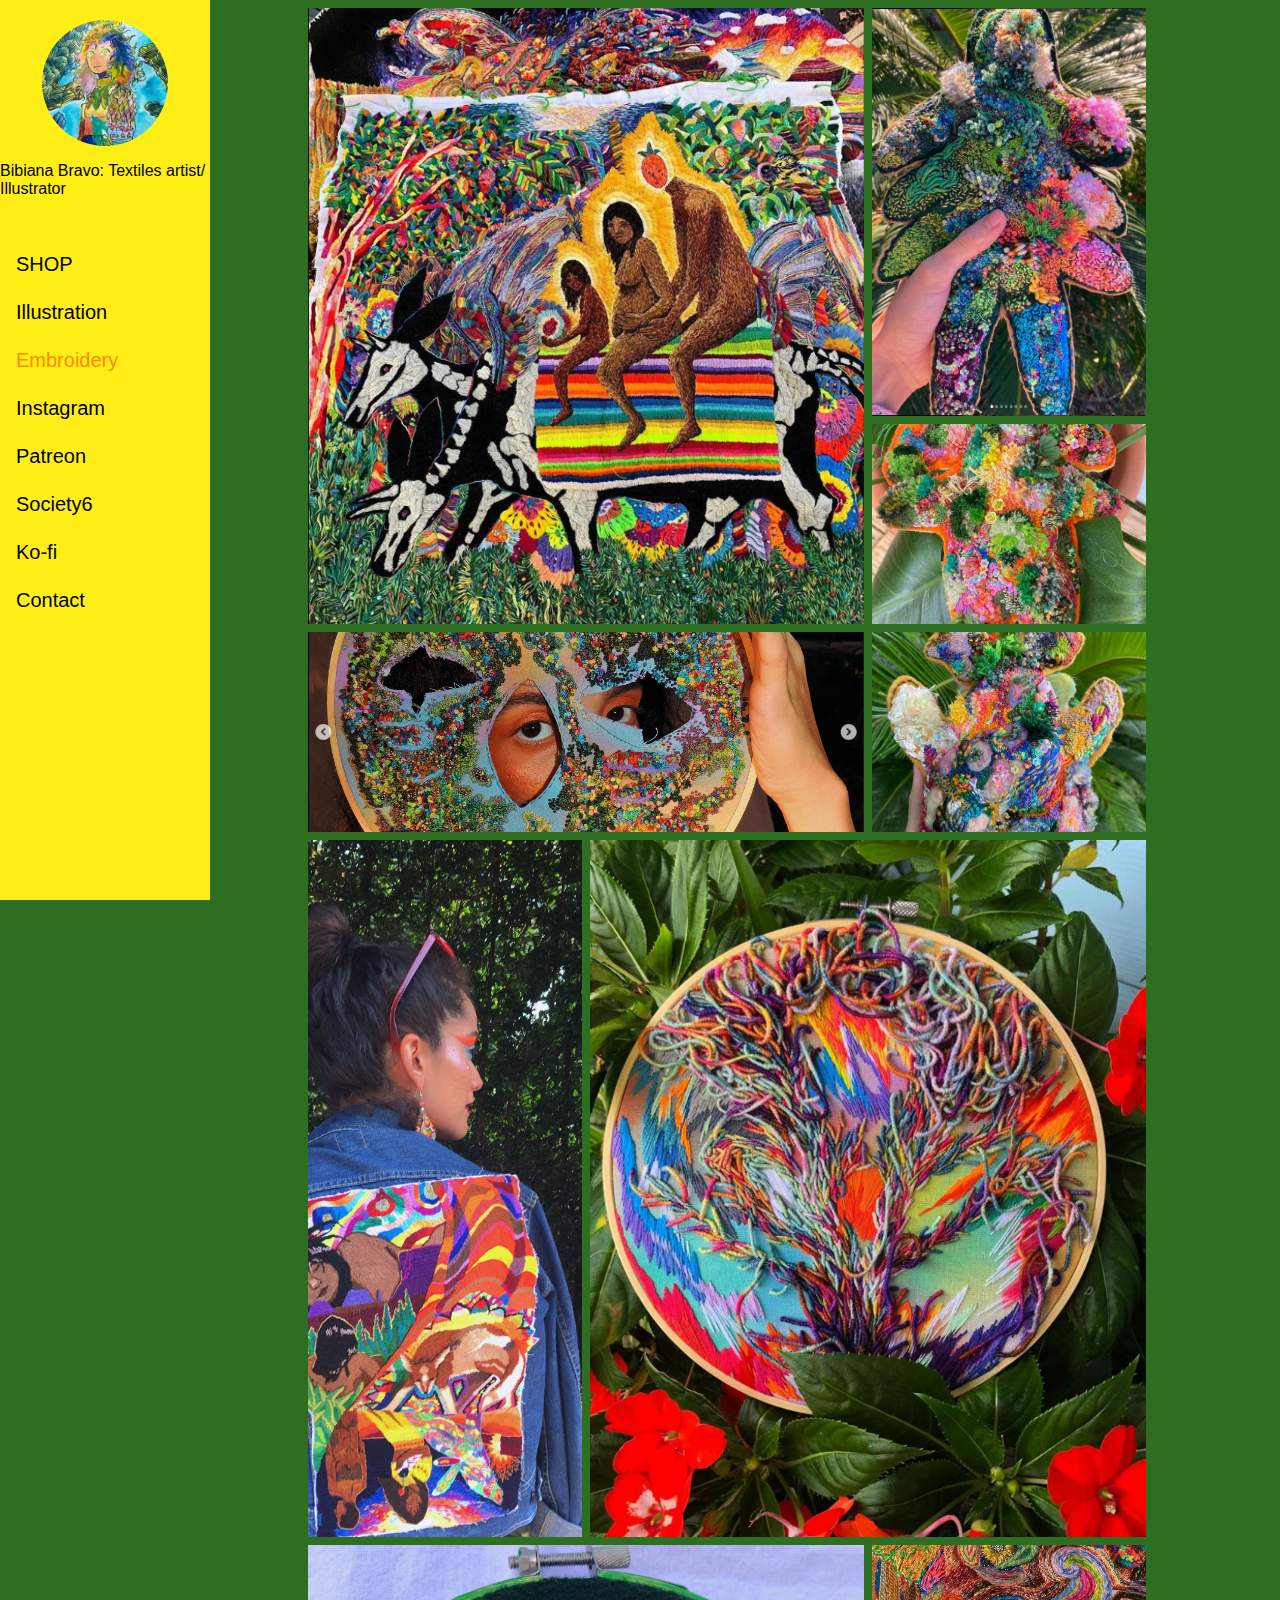
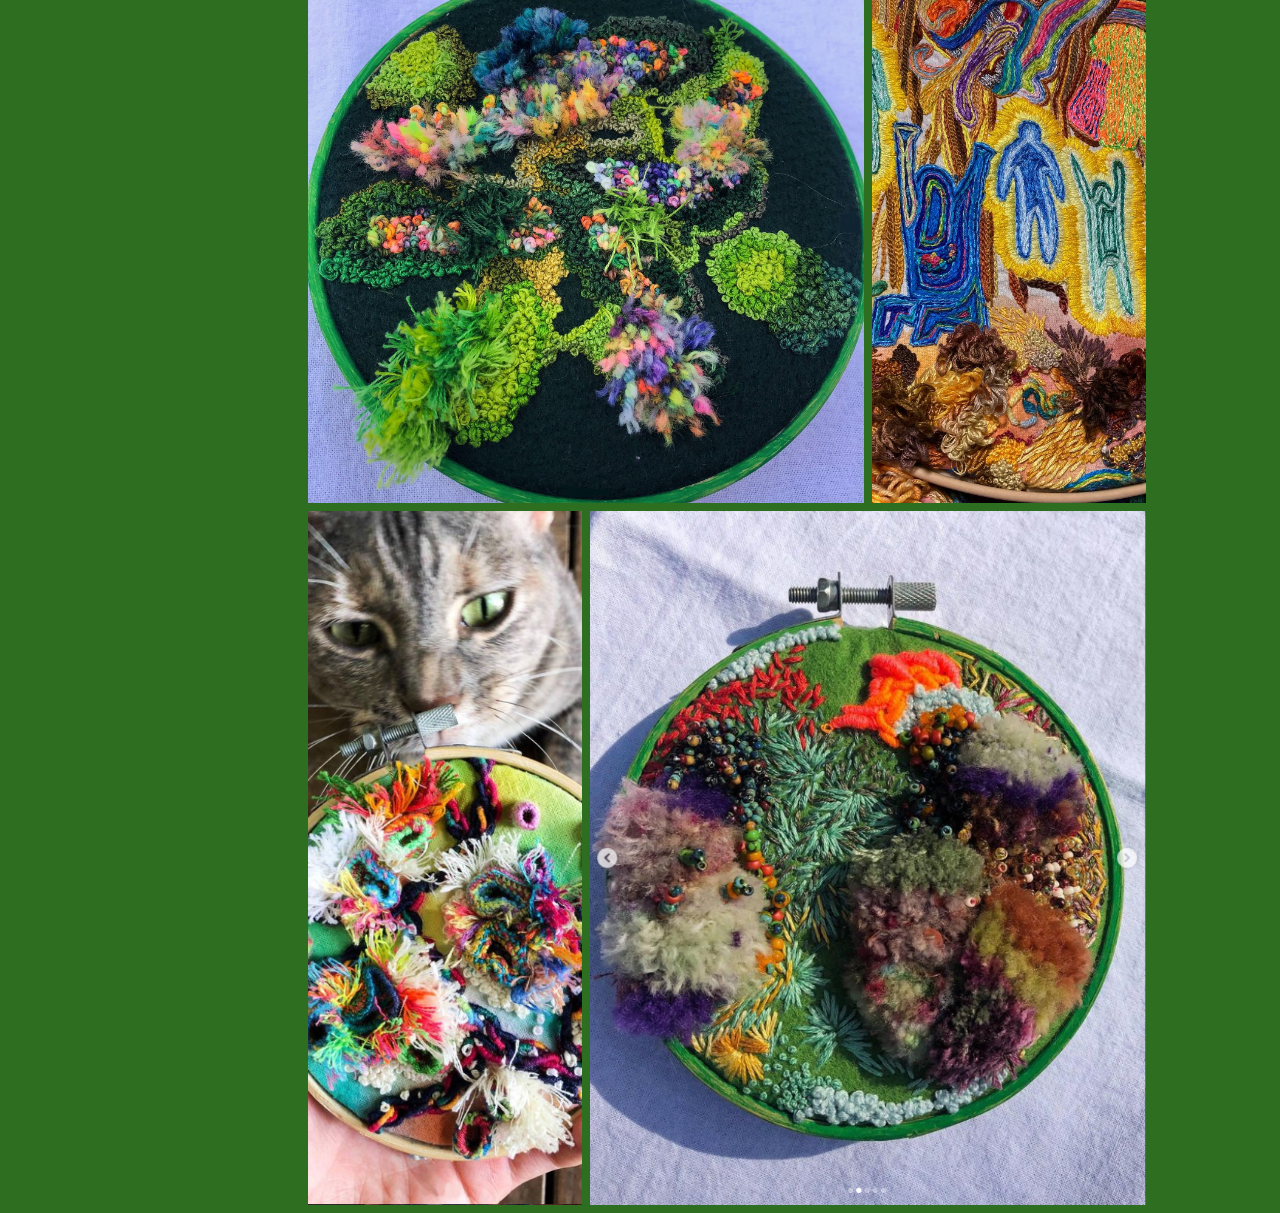
<file: embroider.html>
<!DOCTYPE html>
<html lang="en">
  <head>
    <meta charaset="UTF-8" />
    <meta name="viewport" content="width=device-width" />
    <!-- Change title later-->
    <title>Bibiana Bravo</title>
    <link rel="stylesheet" href="embroider.css" />
    <link rel="shortcut icon" type="image/png" href="images/favicon.ico">
  </head>
  <header>
    <nav class="container">
    <div class="sidenav">
      <img class="avatar" src="images/avatar.png"/>
      <p>Bibiana Bravo: Textiles artist/ Illustrator</p>
      <div class="nav-items">
      <a href="https://bibibravoembroidery.bigcartel.com/" class="shop">SHOP</a>
      <a href="index.html"  class="illustration">Illustration</a>
      <a href="embroider.html" class="active">Embroidery</a>
      <a href="https://www.instagram.com/hungryhungrycaterpillar/" class="instagram">Instagram</a>
      <a href="https://www.patreon.com/Bibibravo" class="patreon">Patreon</a>
      <a href="https://society6.com/bibibravoart" class="society6">Society6</a>
      <a href="https://ko-fi.com/bibibravo" class="kofi">Ko-fi</a>
      <a href="mailto: bibianabravoart@gmail.com" class="gmail">Contact</a>
    </div>
  </div>
  </nav>
  </header>
    <body onload="getPics()">
      <div class="wrapper">
          <div class="gallery">
              <div class="gallery__item--1">
                  <a href="#" class="gallery__link">
                      <img src="images/bibie1.PNG" loading="eager" class="gallery__image" />
                      <div class="gallery__overlay">
                        <span>1</span>
                      </div>
                  </a>
              </div>
              <div class="gallery__item--2">
                  <a href="#" class="gallery__link">
                      <img src="images/bibie2.PNG" loading="eager" class="gallery__image" />
                      <div class="gallery__overlay">
                        <span>2</span>
                      </div>
                  </a>
              </div>

              <div class="gallery__item--3">
                  <a href="#" class="gallery__link">
                      <img src="images/bibie3.PNG" loading="eager" class="gallery__image" />
                      <div class="gallery__overlay">
                        <span>3</span>
                      </div>
                  </a>
              </div>
              <div class="gallery__item--4">
                  <a href="#" class="gallery__link">
                      <img src="images/bibie4.PNG" loading="eager" class="gallery__image" />
                      <div class="gallery__overlay">
                        <span>4</span>
                      </div>
                  </a>
              </div>
               <div class="gallery__item--5">
                  <a href="#" class="gallery__link">
                    <img src="images/bibie5.PNG" loading="eager" class="gallery__image" />
                      <div class="gallery__overlay">
                        <span>5</span>
                      </div>
                  </a>
              </div>
             <div class="gallery__item--6">
                  <a href="#" class="gallery__link">
                      <img src="images/bibie6.PNG" loading="eager" class="gallery__image" />
                      <div class="gallery__overlay">
                        <span>6</span>
                      </div>
                    </a>
              </div>
              <div class="gallery__item--7">
                <a href="#" class="gallery__link">
                    <img src="images/bibie7.PNG" loading="eager" class="gallery__image" />
                    <div class="gallery__overlay">
                      <span>7</span>
                    </div>
                </a>
            </div>
            <div class="gallery__item--8">
              <a href="#" class="gallery__link">
                  <img src="images/bibie8.PNG" class="gallery__image" />
                  <div class="gallery__overlay">
                    <span>8</span>
                  </div>
              </a>
          </div>
          <div class="gallery__item--9">
            <a href="#" class="gallery__link">
                <img src="images/bibie9.PNG" class="gallery__image" />
                <div class="gallery__overlay">
                  <span>9</span>
                </div>
            </a>
        </div>
        <div class="gallery__item--10">
          <a href="#" class="gallery__link">
              <img src="images/bibie10.PNG" class="gallery__image" />
              <div class="gallery__overlay">
                <span>10</span>
              </div>
          </a>
      </div>
      <div class="gallery__item--11">
        <a href="#" class="gallery__link">
            <img src="images/bibie11.PNG" class="gallery__image" />
            <div class="gallery__overlay">
              <span>11</span>

            </div>
        </a>
    </div>
          </div>
          <div id="fullpage" onclick="this.style.display='none';"></div>
          </div>
      </div>
        <footer>
        </footer>
     </div>
   </section>
    </div>
  </div>
  </body>
</div>
<script src="bibiport.js"></script>
</html>
</div>
</file>
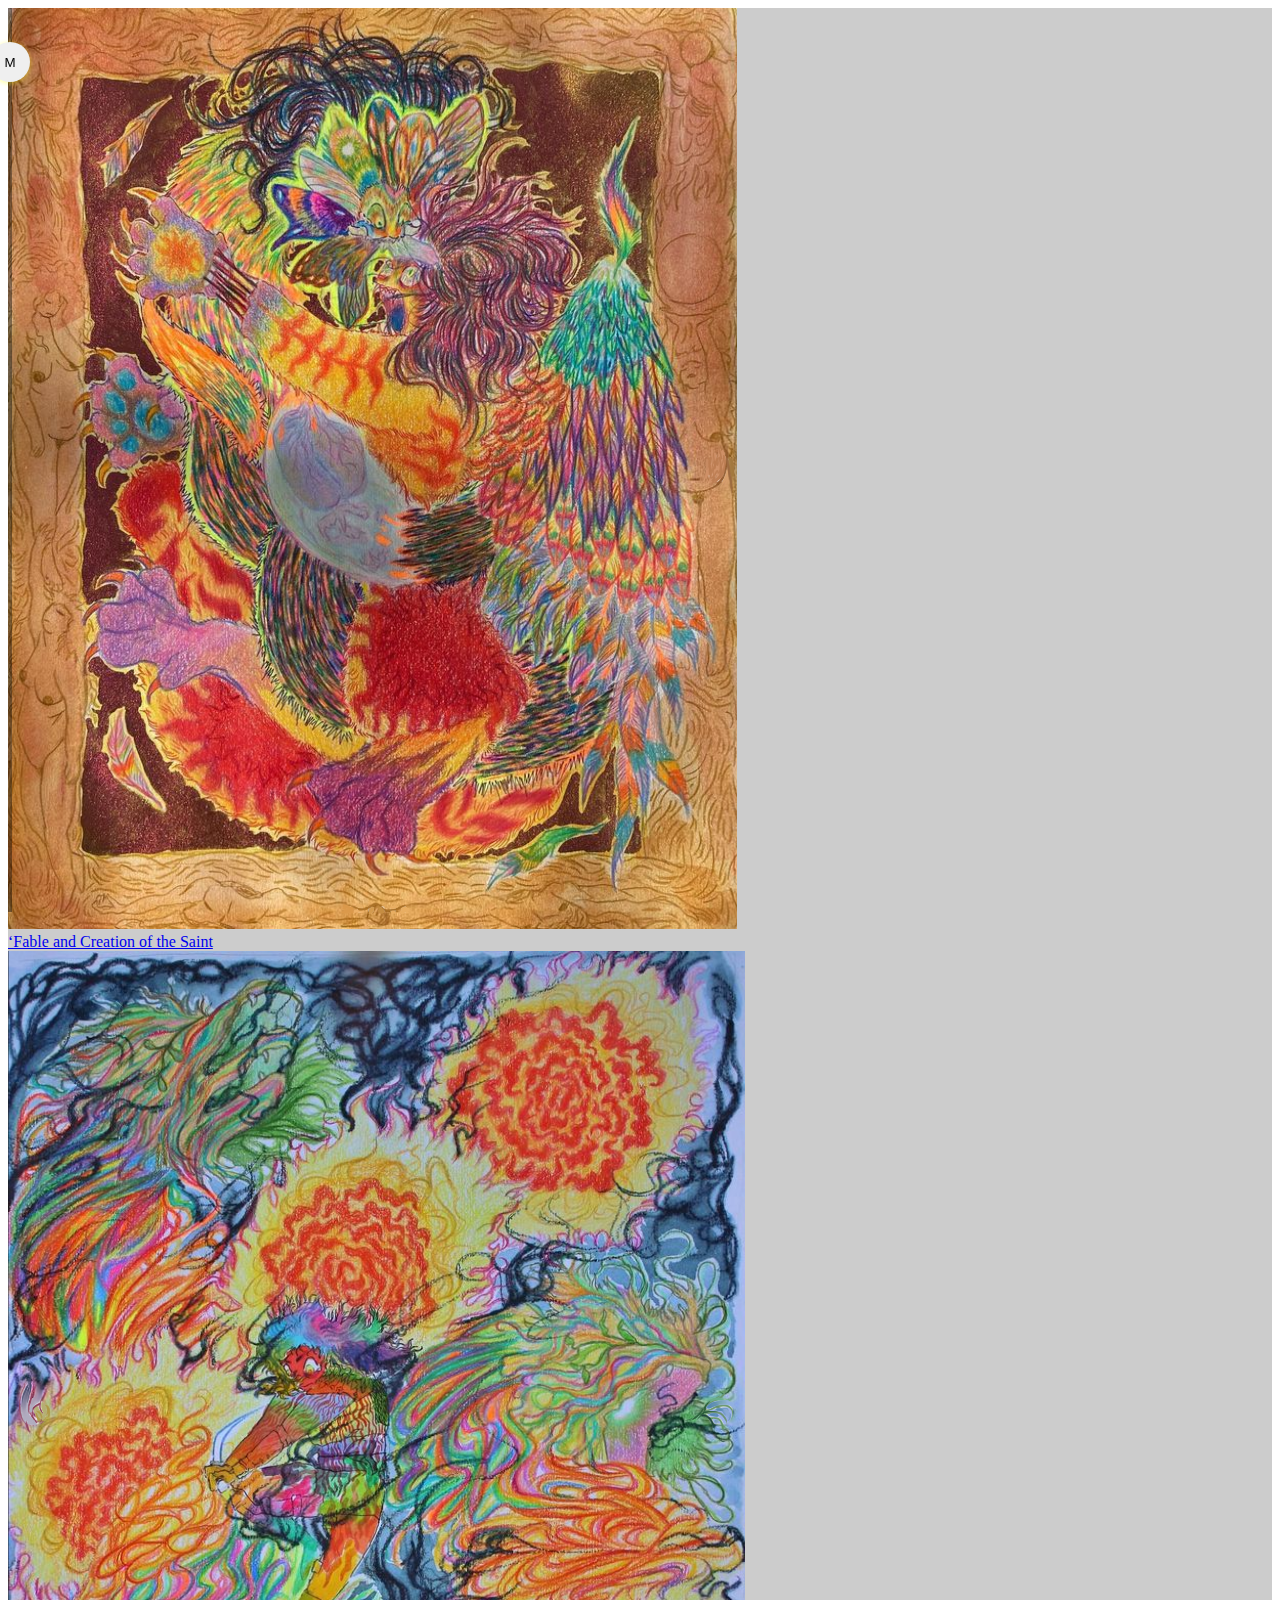
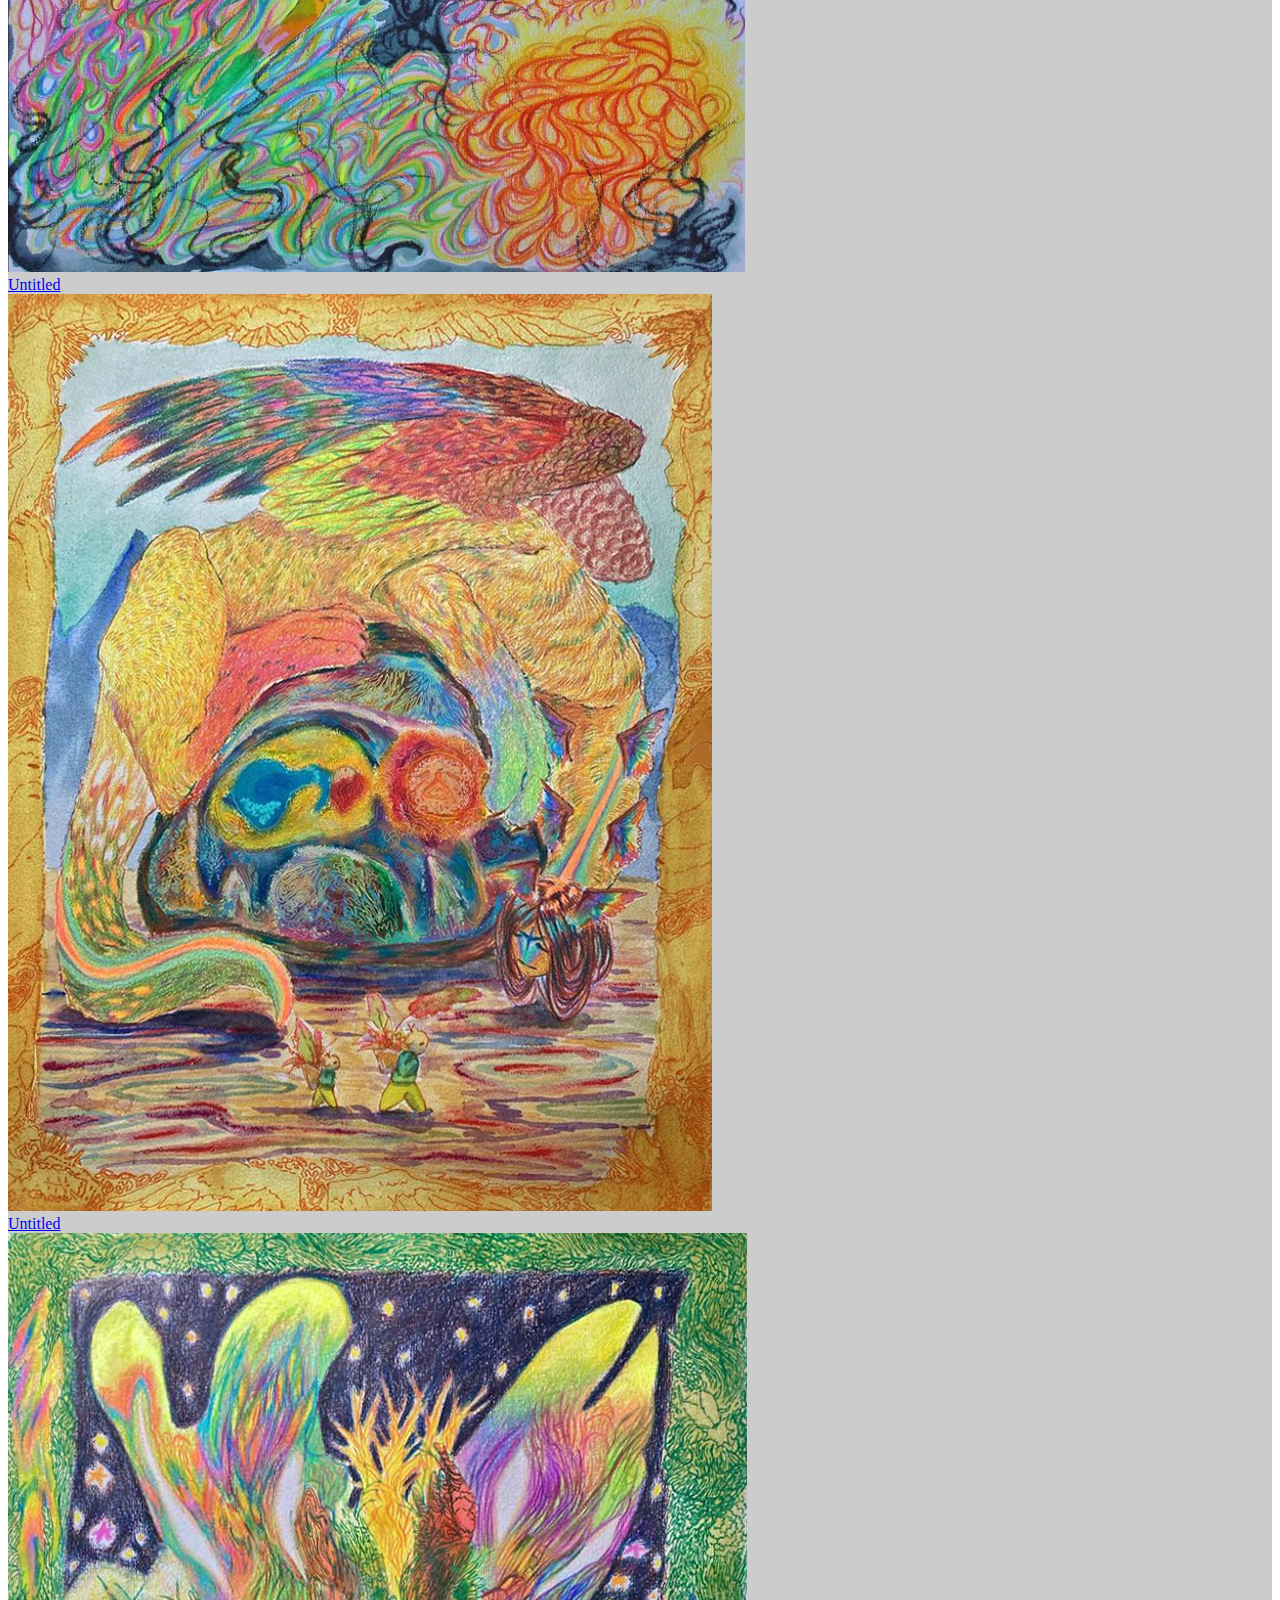
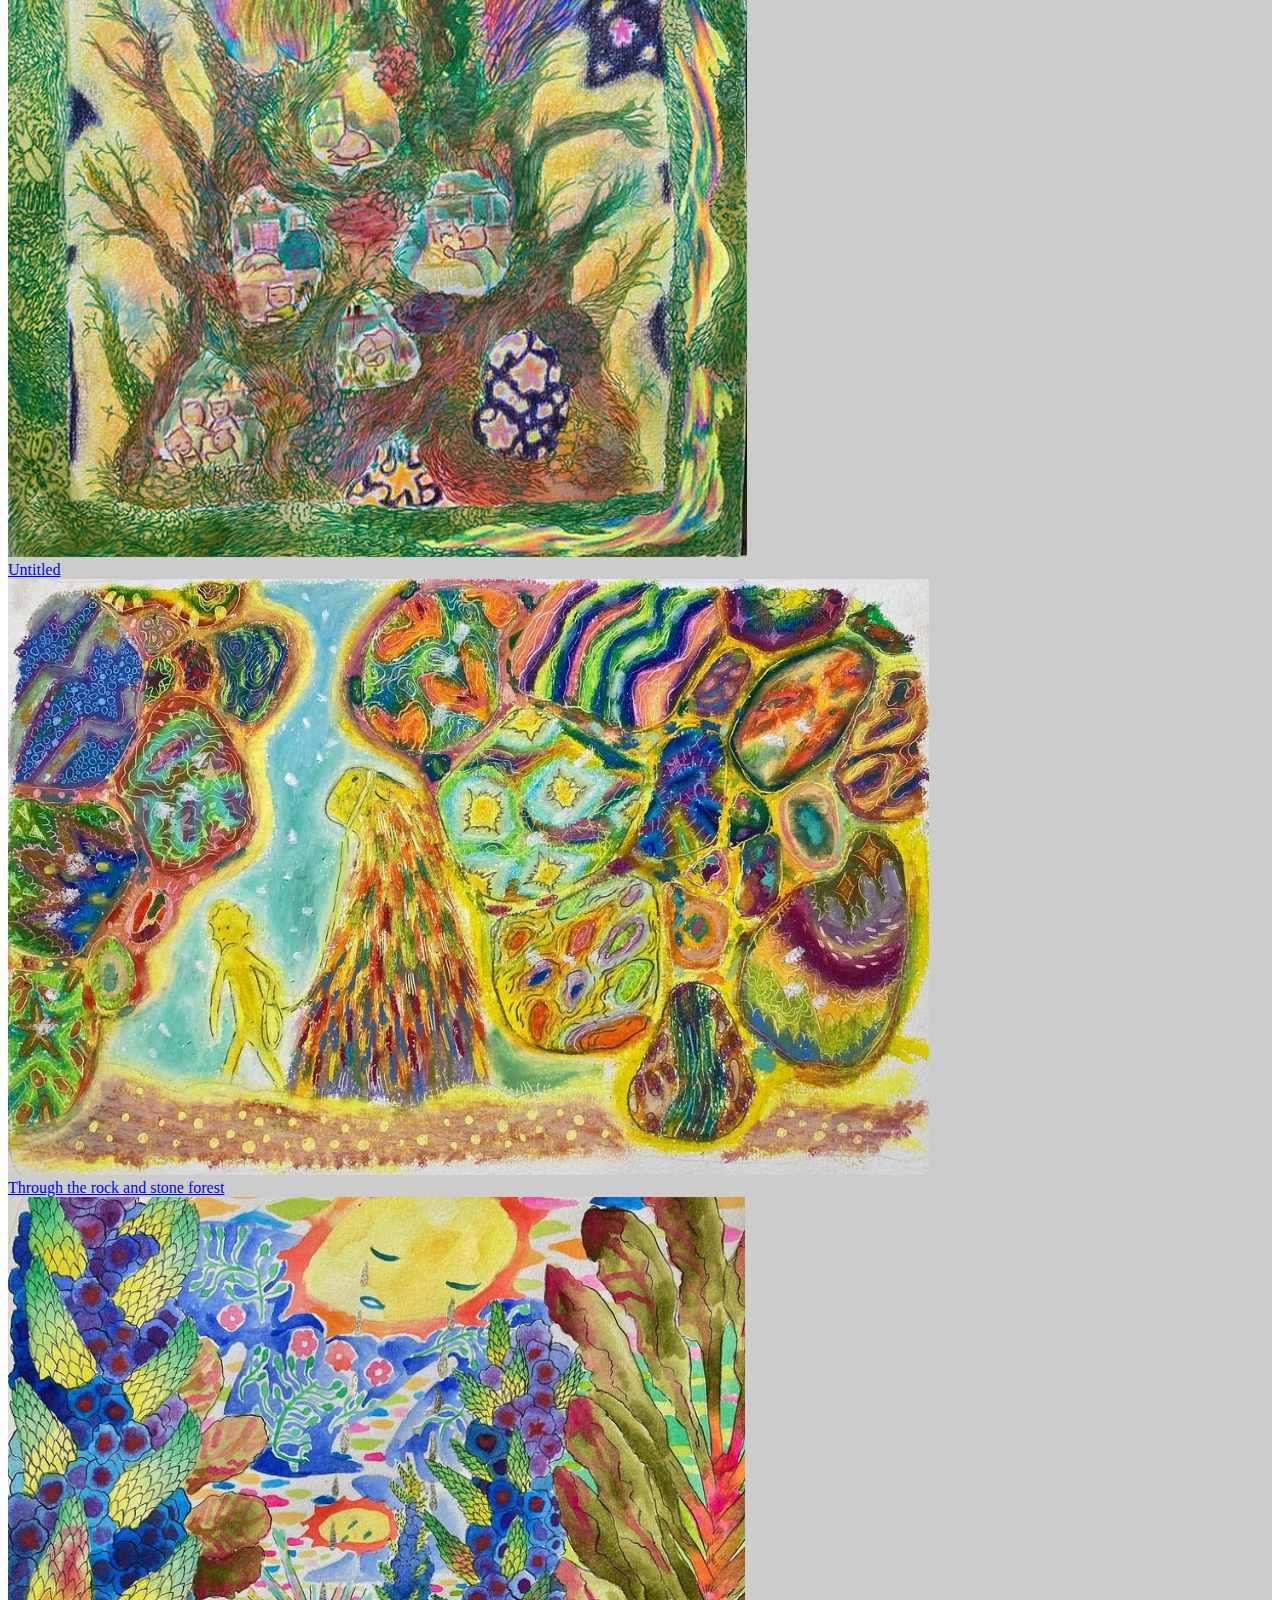
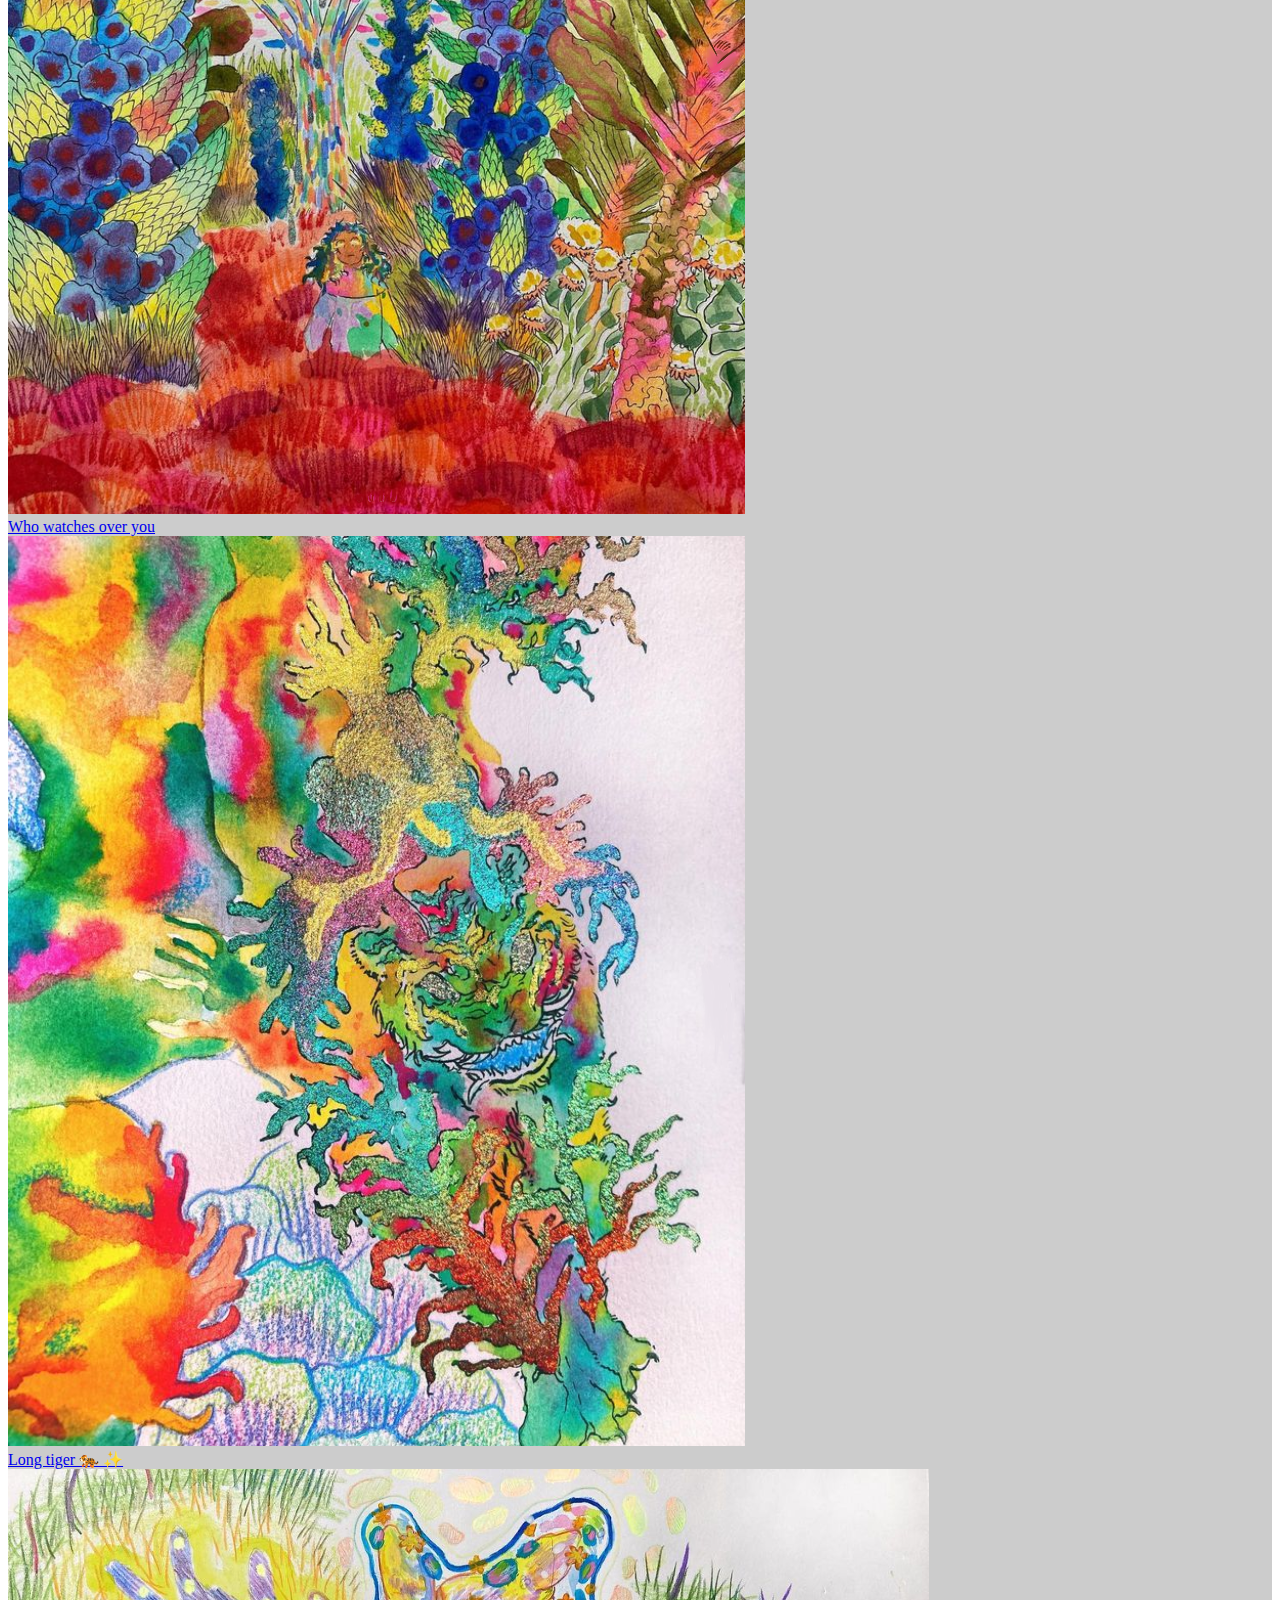
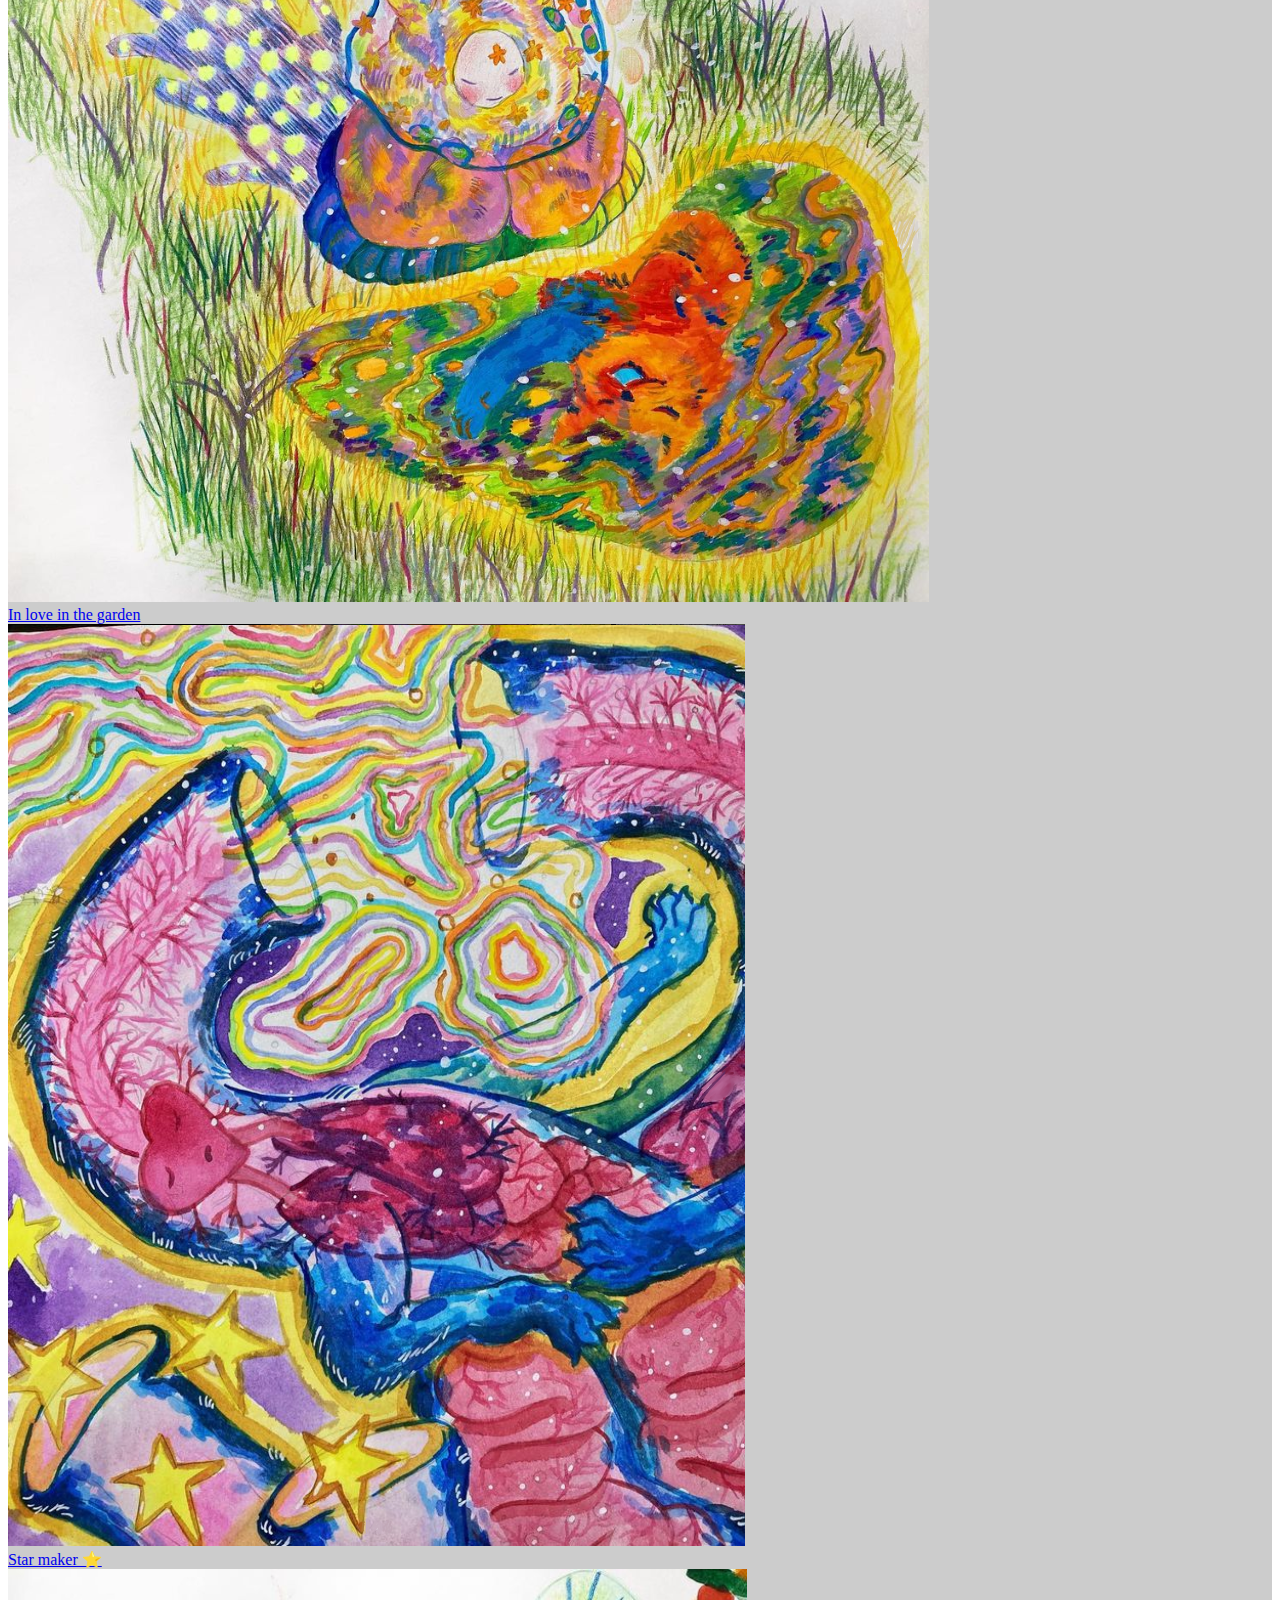
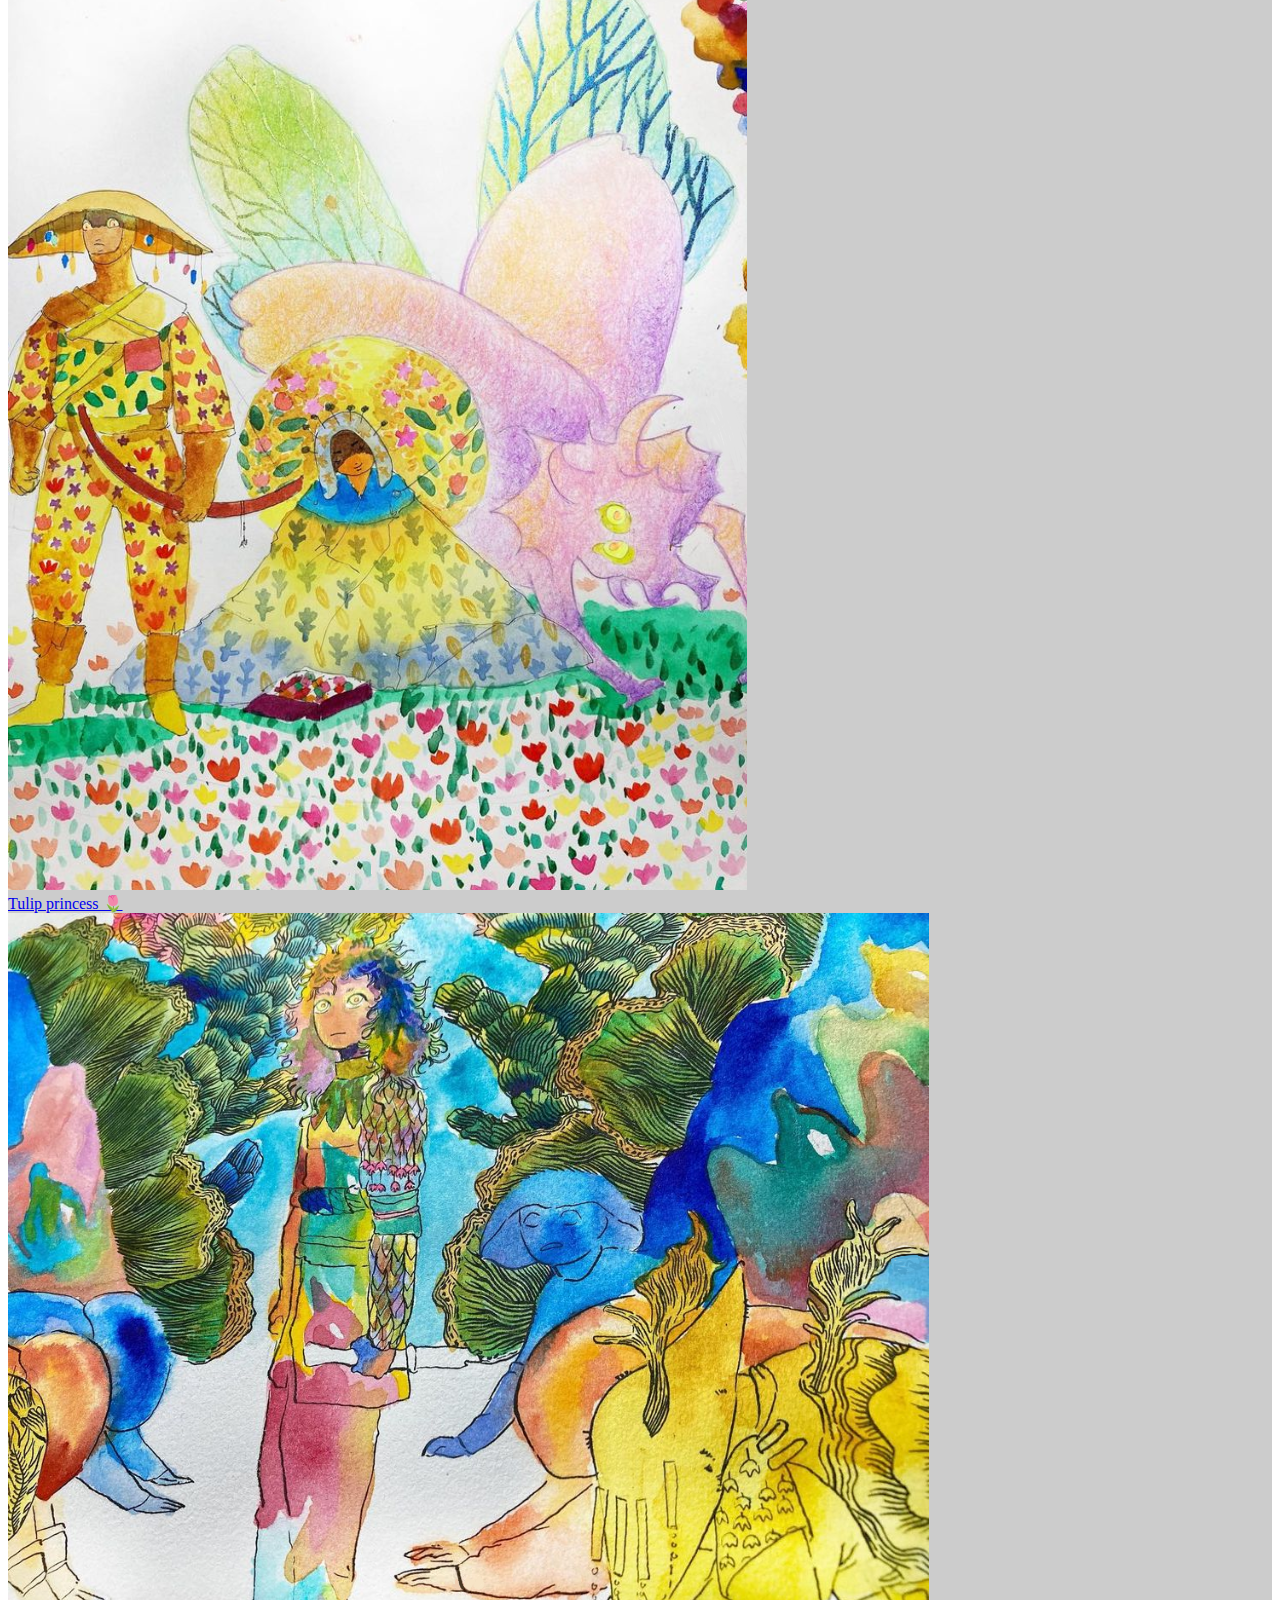
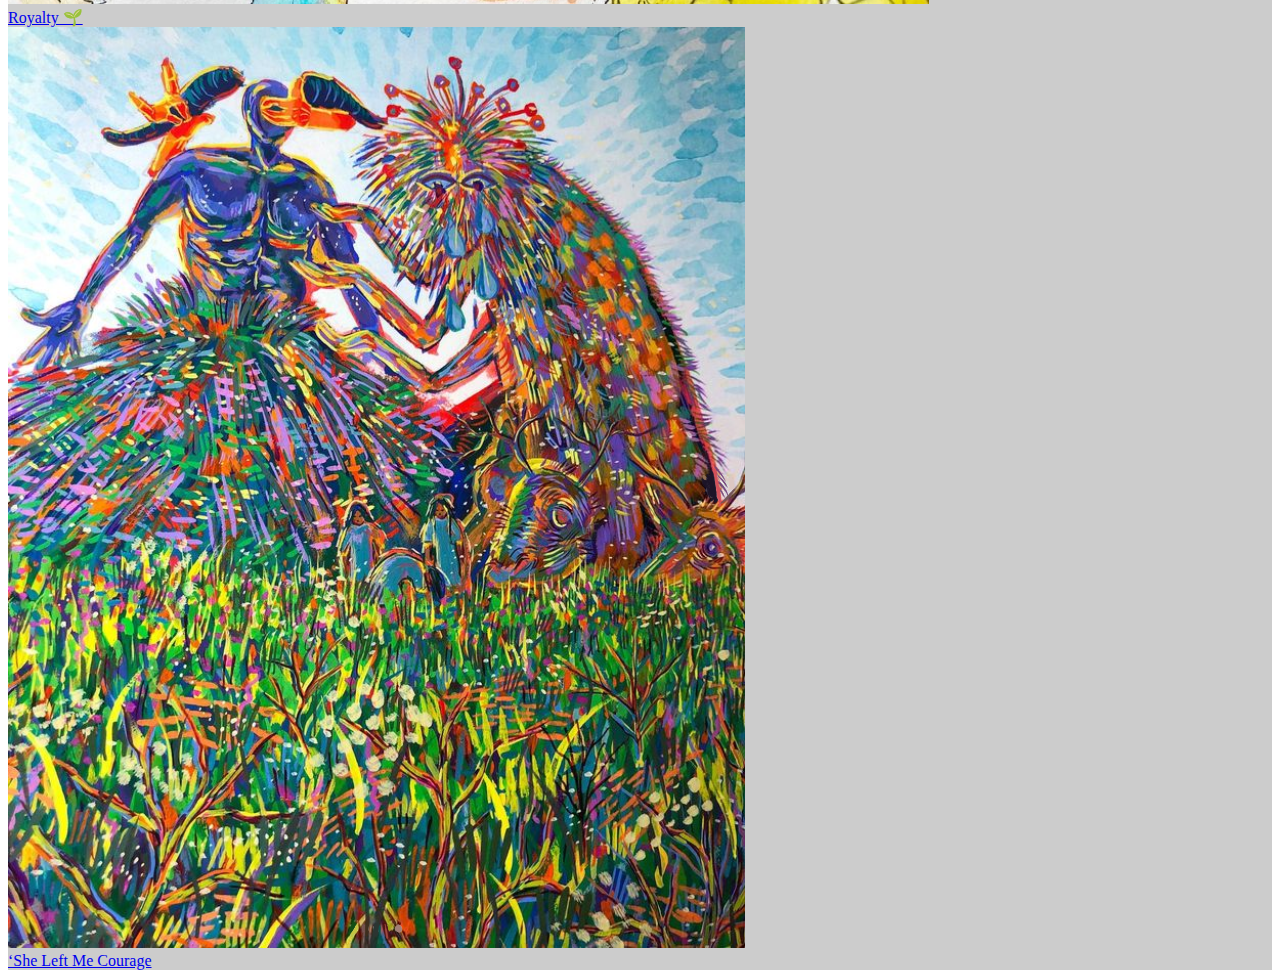
<file: test.html>
<!DOCTYPE html>
<html lang="en">
  <head>
    <meta charaset="UTF-8" />
    <meta name="viewport" content="width=device-width" />
    <!-- Change title later-->
    <title>Bibiana Bravo</title>
    <link rel="stylesheet" href="test.css" />
    <link rel="shortcut icon" type="image/png" href="images/favicon.ico">
  </head>
  <header>
    <div class="container">
        <div class="sidebar">
          <button>M</button>
  </nav>
  </header>
    <body onload="getPics()">
        <div class="main-content">
            <div class="wrapper">
                <div class="gallery">
                    <div class="gallery__item--1">
                        <a href="#" class="gallery__link">
                            <img src="images/bibii1.PNG" loading="eager" class="gallery__image" />
                            <div class="gallery__overlay">
                              <span>‘Fable and Creation of the Saint</span>
                            </div>
                        </a>
                    </div>
                    <div class="gallery__item--2">
                        <a href="#" class="gallery__link">
                            <img src="images/bibii2.PNG" loading="eager" class="gallery__image" />
                            <div class="gallery__overlay">
                              <span>Untitled</span>
                            </div>
                        </a>
                    </div>
      
                    <div class="gallery__item--3">
                        <a href="#" class="gallery__link">
                            <img src="images/bibii3.PNG" loading="eager" class="gallery__image" />
                            <div class="gallery__overlay">
                              <span>Untitled</span>
                            </div>
                        </a>
                    </div>
                    <div class="gallery__item--4">
                        <a href="#" class="gallery__link">
                            <img src="images/bibii4.PNG" loading="eager" class="gallery__image" />
                            <div class="gallery__overlay">
                              <span>Untitled</span>
                            </div>
                        </a>
                    </div>
                    <div class="gallery__item--5">
                        <a href="#" class="gallery__link">
                          <img src="images/bibii5.PNG" loading="eager" class="gallery__image" />
                            <div class="gallery__overlay">
                              <span>Through the rock and stone forest</span>
                            </div>
                        </a>
                    </div>
                    <div class="gallery__item--6">
                        <a href="#" class="gallery__link">
                            <img src="images/bibii6.PNG" loading="eager" class="gallery__image" />
                            <div class="gallery__overlay">
                              <span>Who watches over you</span>
                            </div>
                          </a>
                    </div>
                    <div class="gallery__item--7">
                      <a href="#" class="gallery__link">
                          <img src="images/bibii7.PNG" loading="eager" class="gallery__image" />
                          <div class="gallery__overlay">
                            <span>Long tiger 🐅 ✨</span>
                          </div>
                      </a>
                  </div>
                  <div class="gallery__item--8">
                    <a href="#" class="gallery__link">
                        <img src="images/bibii8.PNG" class="gallery__image" />
                        <div class="gallery__overlay">
                          <span>In love in the garden</span>
                        </div>
                    </a>
                </div>
                <div class="gallery__item--9">
                  <a href="#" class="gallery__link">
                      <img src="images/bibii9.PNG" class="gallery__image" />
                      <div class="gallery__overlay">
                        <span>Star maker ⭐️</span>
                      </div>
                  </a>
              </div>
              <div class="gallery__item--10">
                <a href="#" class="gallery__link">
                    <img src="images/bibii10.PNG" class="gallery__image" />
                    <div class="gallery__overlay">
                      <span>Tulip princess 🌷</span>
                    </div>
                </a>
            </div>
            <div class="gallery__item--11">
              <a href="#" class="gallery__link">
                  <img src="images/bibii11.PNG" class="gallery__image" />
                  <div class="gallery__overlay">
                    <span>Royalty 🌱</span>
      
                  </div>
              </a>
          </div>
          <div class="gallery__item--12">
            <a href="#" class="gallery__link">
                <img src="images/bibii12.PNG" class="gallery__image" />
                <div class="gallery__overlay">
                  <span>‘She Left Me Courage</span>
                </div>
            </a>
        </div>
                </div>
                <div id="fullpage" onclick="this.style.display='none';"></div>
                </div>
            </div>
              <footer>
              </footer>
           </div>
         </section>
          </div>
        </div>
  </body>
</div>
</div>
<script src="test.js"></script>
</html>
</div>
</file>
<file: embroider.css>
*,
*::before,
*::after {
    box-sizing: border-box;
    }

:root {
    --fw-bold: 700;
    --clr-dark: #000000;
    }

html {
    background: rgb(46, 110, 33);
    }

body {
  font-family: "Lato", sans-serif;
  cursor: url("images/cursor.svg"), crosshair;
}
.nav-items a.active{
    color: #ff8800;
}
.sidenav {
  height: 100%;
  width: min(210px, 18vmax);
  position: fixed;
  z-index: 1;
  top: 0;
  left: 0;
  background-color:  #ffef16;
  overflow-x: hidden;
  padding-top: 20px;
}

.sidenav a {
  padding: 6px 8px 6px 16px;
  text-decoration: none;
  font-size: 20px;
  color: #000000;
  display: block;
  line-height: 1.8;
}

.sidenav a:hover {
  color: #ff8800;
}

.nav-items{
    margin-top: 20%;
}


@media screen and (max-height: 450px) {
  .sidenav {padding-top: 15px;}
  .sidenav a {font-size: 18px;}
}
.nav-items::-webkit-scrollbar {
    display: none;
    }

#fullpage {
  display: none;
  position: fixed;
  z-index: 9999;
  top: 0;
  left: 0;
  width: 100%;
  height: 100%;
  background-size: contain;
  background-repeat: no-repeat no-repeat;
  background-position: center center;
  background-color:rgba(46, 110, 33, 1);
}


.avatar{
    border-radius: 50%;
    display: block;
    margin-left: auto;
    margin-right: auto;
    width: 60%;
}

::-webkit-scrollbar {
    width: 18px;
    }

 ::-webkit-scrollbar-track {
    background: #ffef16;
    }
    

::-webkit-scrollbar-thumb {
    background: #ff8800; 
    }

.wrapper {
    max-width: 100rem;
    margin-left: 300px;
    margin-right: 10%;
}

/* Gallery */
.gallery {
    display: grid;
    grid-template-columns: repeat(3, 1fr);
    grid-template-rows: repeat(4, 12.5rem);
    gap: .5rem;
}

/* Gallery Layout */
.gallery__item--1 {
    grid-column: 3 / span 1;
    grid-row: 3 / span 1;
    animation-name: transitionIn;
    animation-duration:1.5s;
}

.gallery__item--2 {
    grid-column: 3 / span 1;
    grid-row: 4 / span 1;
    animation-name: transitionIn;
    animation-duration:2.5s;
}

.gallery__item--3 {
    grid-column: 3 / span 1;
    grid-row: 1 / span 2;
    animation-name: transitionIn;
    animation-duration:3.5s;
}

.gallery__item--4 {
    grid-column: 1 / span 2;
    grid-row: 1 / span 3;
    animation-name: transitionIn;
    animation-duration:4.5s;
}

.gallery__item--5 {
    grid-column: 1 / span 1;
    grid-row: 7 / span 1;
    animation-name: transitionIn;
    animation-duration:5.5s;
}

.gallery__item--6 {
    grid-column: 1 / span 2;
    grid-row: 4 / span 1;
    animation-name: transitionIn;
    animation-duration:6.5s;
}

.gallery__item--7 {
    grid-column: 2 / span 2;
    grid-row: 5 / span 1;
    animation-name: transitionIn;
    animation-duration:7.2s;
}

.gallery__item--8 {
    grid-column: 1 / span 1;
    grid-row: 5 / span 1;
    animation-name: transitionIn;
    animation-duration:7.5s;
}

.gallery__item--9 {
    grid-column: 3 / span 1;
    grid-row: 6 / span 1;
    animation-name: transitionIn;
    animation-duration:7.5s;
}

.gallery__item--10 {
    grid-column: 1 / span 2;
    grid-row: 6 / span 1;
    animation-name: transitionIn;
    animation-duration:7.5s;
}

.gallery__item--11 {
    grid-column: 2 / span 2;
    grid-row: 7 / span 1;
    animation-name: transitionIn;
    animation-duration:7.5s;
}

.gallery__item--12 {
    grid-column: 1 / span 1;
    grid-row: 7 / span 1;
    animation-name: transitionIn;
    animation-duration:7.5s;
}

/* Gallery Link */
.gallery__link {
    position: relative;
    display: block;
    width: 100%;
    height: 100%;
    overflow: hidden;
}

/* Gallery Link Overlay */
.gallery__overlay {
    position: absolute;
    top: 0;
    bottom: 0;
    left: 0;
    right: 0;

    display: flex;
    flex-direction: column;
    align-items: center;
    justify-content: center;

    background: rgba(252, 255, 79, 0.2);
    font-size: 1.5rem;
    color: #000000;
    font-weight: 700;
    text-transform: uppercase;

    opacity: 0;
    pointer-events: none;
}

.gallery__link:hover .gallery__overlay {
    opacity: 1;
}

/* Gallery Overlay Text */
.gallery__overlay span {
    position: relative;
    line-height: 3rem;
}

.gallery__overlay span:before,
.gallery__overlay span:after {
    content: '';
    position: absolute;
    height: 2px;
    width: 0;
    background: #fff;
}

.gallery__overlay span:before {
    top: 0;
    left: 0;
}

.gallery__overlay span:after {
    bottom: 0;
    right: 0;
}




/* Gallery Image */
.gallery__image {
    width: 100%;
    height: 100%;
    object-fit: cover;
    transform: scale(1);
    transition: 
        transform .5s,
        filter .5s;
}
</file>
<file: test.css>
.container {
    position: fixed;
    z-index: 3;
    height: 100vh;
    margin: 0;
    display: flex;
    border: 2px solid rgba(0, 0, 0, .4);
    transition: 1s ease;
  }
  
  .sidebar {
    width: 0%;
    height: 100%;
    background-color: #54a;
    transition: 1s ease;
    position: relative;
  }
  
  .main-content {
    width: 100%;
    height: 100%;
    background-color: #ccc;
    transition: 1s ease;
  }
  
  .main-content_large {
    width: 90%;
  }
  
  .sidebar_small {
    width: 10%;
  }
  
  button {
    position: absolute;
    border: none;
    height: 40px;
    width: 40px;
    border-radius: 50%;
    box-shadow: 0px 1px 4px 1px rgba(255 ,255, 0, .3);
    left: 100%;
    top: 2rem;
    transform: translateX(-50%);
    cursor: pointer;
  }
</file>
